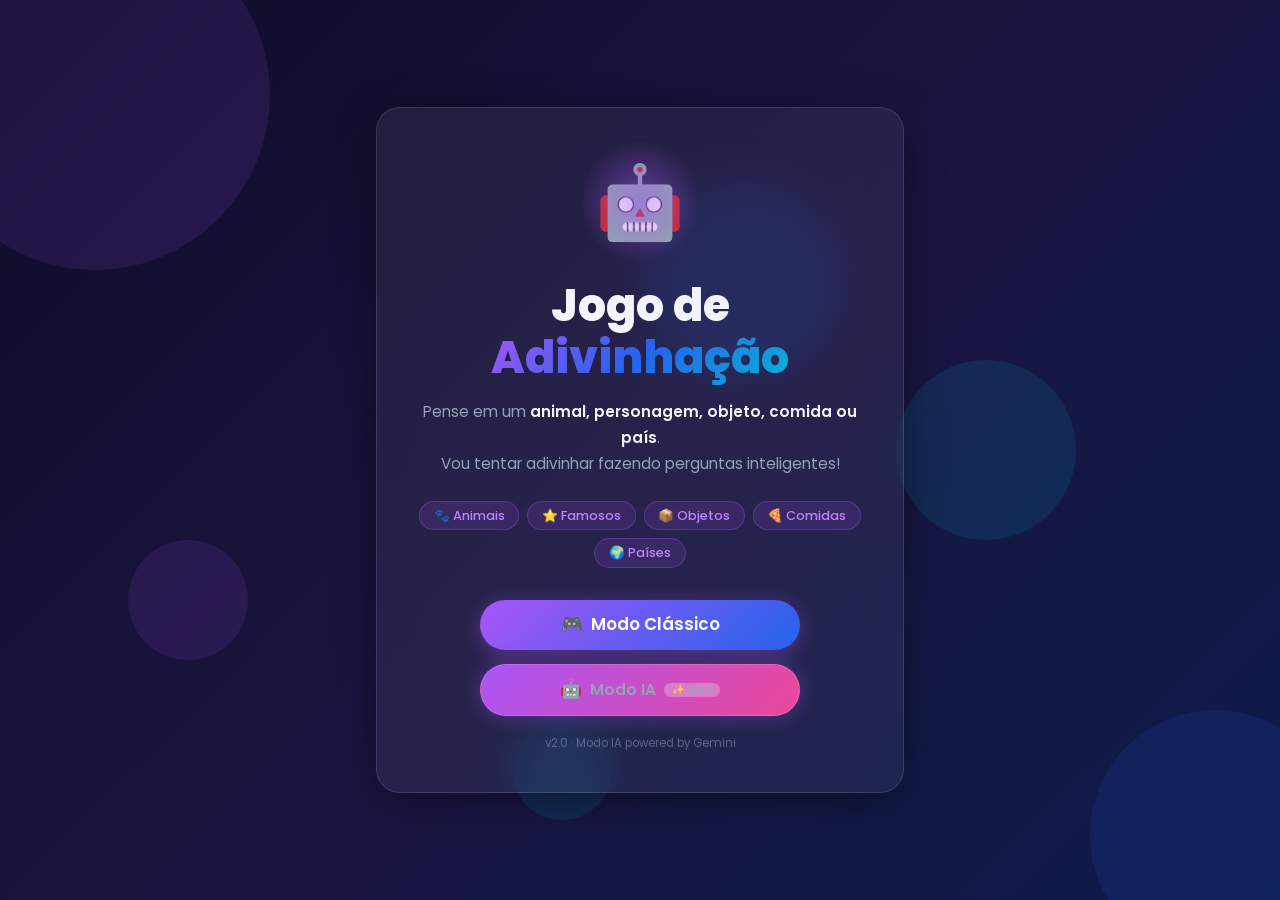
<file: projeto-01-jogo-adivinhacao/index.html>
<!DOCTYPE html>
<html lang="pt-BR">
<head>
  <meta charset="UTF-8" />
  <meta name="viewport" content="width=device-width, initial-scale=1.0"/>
  <title>🤖 Jogo de Adivinhação — Estilo Akinator</title>
  <link rel="preconnect" href="https://fonts.googleapis.com" />
  <link rel="preconnect" href="https://fonts.gstatic.com" crossorigin />
  <link href="https://fonts.googleapis.com/css2?family=Poppins:wght@300;400;500;600;700;800&display=swap" rel="stylesheet" />
  <link rel="stylesheet" href="style.css" />
</head>
<body>

  <!-- Partículas de fundo decorativas -->
  <div class="bg-particles" aria-hidden="true">
    <span></span><span></span><span></span>
    <span></span><span></span><span></span>
  </div>

  <div class="container">

    <!-- ===== TELA INICIAL ===== -->
    <div id="tela-inicio" class="tela ativa">
      <div class="card card-intro">
        <div class="avatar-wrapper">
          <div class="avatar-glow"></div>
          <span class="avatar-emoji">🤖</span>
        </div>
        <h1>Jogo de<br><span class="gradient-text">Adivinhação</span></h1>
        <p class="subtitle">
          Pense em um <strong>animal, personagem, objeto, comida ou país</strong>.<br>
          Vou tentar adivinhar fazendo perguntas inteligentes!
        </p>

        <div class="category-chips">
          <span class="chip">🐾 Animais</span>
          <span class="chip">⭐ Famosos</span>
          <span class="chip">📦 Objetos</span>
          <span class="chip">🍕 Comidas</span>
          <span class="chip">🌍 Países</span>
        </div>

        <div class="btn-group-intro">
          <button id="btn-iniciar" onclick="iniciarJogo(false)" class="btn btn-primary btn-lg">
            <span class="btn-icon">🎮</span> Modo Clássico
          </button>
          <button
            id="btn-modo-ia"
            onclick="iniciarJogo(true)"
            class="btn btn-ia btn-lg"
            aria-label="Modo IA — Powered by Google Gemini"
          >
            <span class="btn-icon">🤖</span> Modo IA
            <span class="ia-live-badge">✨ LIVE</span>
          </button>
        </div>

        <p class="version-tag">v2.0 · Modo IA powered by Gemini</p>
      </div>
    </div>

    <!-- ===== TELA DE JOGO ===== -->
    <div id="tela-jogo" class="tela hidden">
      <div class="card card-jogo">

        <header class="jogo-header">
          <div class="pergunta-counter">
            <span class="counter-label">Pergunta</span>
            <span id="num-pergunta" class="counter-number">1</span>
          </div>
          <div class="ia-status">
            <span id="modo-badge" class="modo-badge" style="display:none">🤖 Modo IA</span>
          </div>
        </header>

        <!-- Barra de progresso -->
        <div class="progresso" role="progressbar" aria-valuemin="0" aria-valuemax="100" aria-valuenow="0">
          <div id="barra-progresso"></div>
        </div>

        <!-- Box da pergunta -->
        <div class="pergunta-box">
          <div class="ia-avatar-sm">🤖</div>
          <p id="pergunta-texto" class="pergunta-texto">Carregando pergunta…</p>
        </div>

        <!-- Botões de resposta -->
        <div class="botoes-resposta" role="group" aria-label="Responda à pergunta">
          <button onclick="responder('sim')" class="btn btn-sim btn-resposta" aria-label="Sim">
            <span class="resp-icon">✅</span>
            <span class="resp-label">Sim</span>
          </button>
          <button onclick="responder('talvez')" class="btn btn-talvez btn-resposta" aria-label="Talvez">
            <span class="resp-icon">🤔</span>
            <span class="resp-label">Talvez</span>
          </button>
          <button onclick="responder('nao')" class="btn btn-nao btn-resposta" aria-label="Não">
            <span class="resp-icon">❌</span>
            <span class="resp-label">Não</span>
          </button>
        </div>

        <button onclick="reiniciar()" class="btn-link-ghost">↩ Recomeçar</button>
      </div>
    </div>

    <!-- ===== TELA DE RESULTADO (PALPITE) ===== -->
    <div id="tela-resultado" class="tela hidden">
      <div class="card card-resultado">
        <div class="resultado-avatar">
          <div class="avatar-glow avatar-glow-green"></div>
          <span class="avatar-emoji">🎯</span>
        </div>
        <p class="resultado-sub">Meu palpite é…</p>
        <div id="palpite-final" class="palpite-display"></div>
        <p id="resultado-perguntas" class="resultado-info"></p>
        <div class="botoes-final" role="group" aria-label="O AI acertou?">
          <button onclick="verificarResposta(true)" class="btn btn-acertou">
            🎉 Acertou!
          </button>
          <button onclick="verificarResposta(false)" class="btn btn-errou">
            😕 Errou!
          </button>
        </div>
      </div>
    </div>

    <!-- ===== TELA FINAL ===== -->
    <div id="tela-fim" class="tela hidden">
      <div class="card card-fim">
        <div id="fim-emoji" class="fim-emoji"></div>
        <div id="mensagem-fim" class="mensagem-fim"></div>
        <div id="estrelas-container" class="estrelas" aria-label="Pontuação em estrelas"></div>
        <p id="estrelas-desc" class="estrelas-desc"></p>

        <!-- Histórico de respostas -->
        <details class="historico-details">
          <summary>📋 Ver histórico de respostas</summary>
          <ul id="lista-historico" class="lista-historico"></ul>
        </details>

        <button onclick="reiniciar()" class="btn btn-primary btn-lg btn-reiniciar">
          🔄 Jogar Novamente
        </button>
      </div>
    </div>

  </div><!-- /container -->

  <script src="script.js"></script>
</body>
</html>
</file>
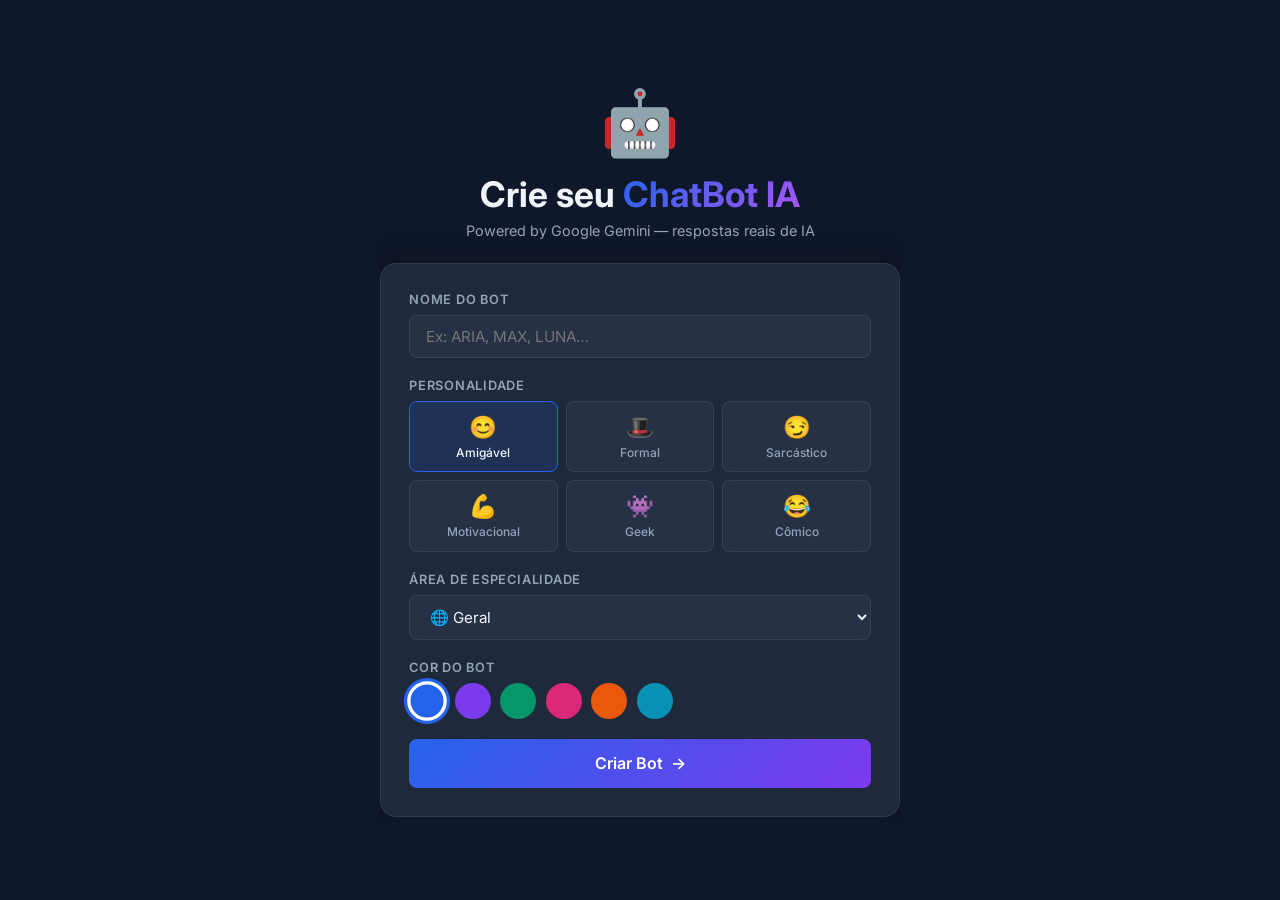
<file: projeto-05-chatbot/index.html>
<!DOCTYPE html>
<html lang="pt-BR">
<head>
  <meta charset="UTF-8" />
  <meta name="viewport" content="width=device-width, initial-scale=1.0"/>
  <title>💬 ChatBot IA</title>
  <link rel="preconnect" href="https://fonts.googleapis.com" />
  <link rel="preconnect" href="https://fonts.gstatic.com" crossorigin />
  <link href="https://fonts.googleapis.com/css2?family=Inter:wght@300;400;500;600;700&display=swap" rel="stylesheet" />
  <link rel="stylesheet" href="style.css" />
</head>
<body>

  <!-- TELA DE CONFIGURAÇÃO -->
  <div class="tela" id="tela-config">
    <div class="config-wrapper">
      <div class="config-hero">
        <div class="config-avatar">🤖</div>
        <h1 class="config-title">Crie seu <span class="gradient-text">ChatBot IA</span></h1>
        <p class="config-subtitle">Powered by Google Gemini — respostas reais de IA</p>
      </div>

      <div class="config-card">
        <div class="campo">
          <label for="bot-nome">Nome do Bot</label>
          <input type="text" id="bot-nome" placeholder="Ex: ARIA, MAX, LUNA…" maxlength="20" />
        </div>

        <div class="campo">
          <label>Personalidade</label>
          <div class="personalidade-grid" id="personalidade-grid">
            <button class="pers-btn active" data-pers="amigavel" onclick="selecionarPers(this)">
              <span class="pers-icon">😊</span>
              <span class="pers-label">Amigável</span>
            </button>
            <button class="pers-btn" data-pers="formal" onclick="selecionarPers(this)">
              <span class="pers-icon">🎩</span>
              <span class="pers-label">Formal</span>
            </button>
            <button class="pers-btn" data-pers="sarcastico" onclick="selecionarPers(this)">
              <span class="pers-icon">😏</span>
              <span class="pers-label">Sarcástico</span>
            </button>
            <button class="pers-btn" data-pers="motivacional" onclick="selecionarPers(this)">
              <span class="pers-icon">💪</span>
              <span class="pers-label">Motivacional</span>
            </button>
            <button class="pers-btn" data-pers="geek" onclick="selecionarPers(this)">
              <span class="pers-icon">👾</span>
              <span class="pers-label">Geek</span>
            </button>
            <button class="pers-btn" data-pers="comico" onclick="selecionarPers(this)">
              <span class="pers-icon">😂</span>
              <span class="pers-label">Cômico</span>
            </button>
          </div>
        </div>

        <div class="campo">
          <label>Área de Especialidade</label>
          <select id="bot-area">
            <option value="geral">🌐 Geral</option>
            <option value="tech">💻 Tecnologia</option>
            <option value="games">🎮 Games</option>
            <option value="musica">🎵 Música</option>
            <option value="estudos">📚 Estudos</option>
            <option value="humor">😂 Humor & Entretenimento</option>
          </select>
        </div>

        <div class="campo">
          <label>Cor do Bot</label>
          <div class="cor-grid">
            <button class="cor-btn active" data-cor="azul" style="--c:#2563eb" onclick="selecionarCor(this)"></button>
            <button class="cor-btn" data-cor="roxo" style="--c:#7c3aed" onclick="selecionarCor(this)"></button>
            <button class="cor-btn" data-cor="verde" style="--c:#059669" onclick="selecionarCor(this)"></button>
            <button class="cor-btn" data-cor="rosa" style="--c:#db2777" onclick="selecionarCor(this)"></button>
            <button class="cor-btn" data-cor="laranja" style="--c:#ea580c" onclick="selecionarCor(this)"></button>
            <button class="cor-btn" data-cor="ciano" style="--c:#0891b2" onclick="selecionarCor(this)"></button>
          </div>
        </div>

        <button class="btn-criar" onclick="criarBot()">
          Criar Bot <span>→</span>
        </button>
      </div>
    </div>
  </div>

  <!-- TELA DE CHAT -->
  <div class="tela hidden" id="tela-chat">
    <div class="chat-container">

      <!-- Header -->
      <div class="chat-header" id="chat-header">
        <button class="btn-voltar" onclick="voltarConfig()" title="Voltar">←</button>
        <div class="header-bot-info">
          <div class="header-avatar" id="header-avatar">🤖</div>
          <div>
            <div class="header-nome" id="bot-nome-header">BOT</div>
            <div class="header-status">
              <span class="status-dot"></span>
              <span id="status-texto">Online · Gemini IA</span>
            </div>
          </div>
        </div>
        <div class="header-acoes">
          <span class="msg-counter" id="msg-counter">0 msgs</span>
          <button class="btn-limpar" onclick="limparChat()" title="Limpar chat">🗑️</button>
        </div>
      </div>

      <!-- Mensagens -->
      <div class="chat-mensagens" id="chat-mensagens"></div>

      <!-- Input -->
      <div class="chat-input-area">
        <div class="input-wrapper">
          <input
            type="text"
            id="input-mensagem"
            placeholder="Digite sua mensagem…"
            onkeydown="teclaEnter(event)"
            autocomplete="off"
            maxlength="500"
          />
          <button class="btn-enviar" id="btn-enviar" onclick="enviarMensagem()">
            <span class="enviar-icon">➤</span>
          </button>
        </div>
        <div class="input-footer">
          <span class="powered-by">⚡ Powered by Google Gemini</span>
          <span class="char-counter" id="char-counter">0/500</span>
        </div>
      </div>

    </div>
  </div>

  <script src="script.js"></script>
</body>
</html>
</file>
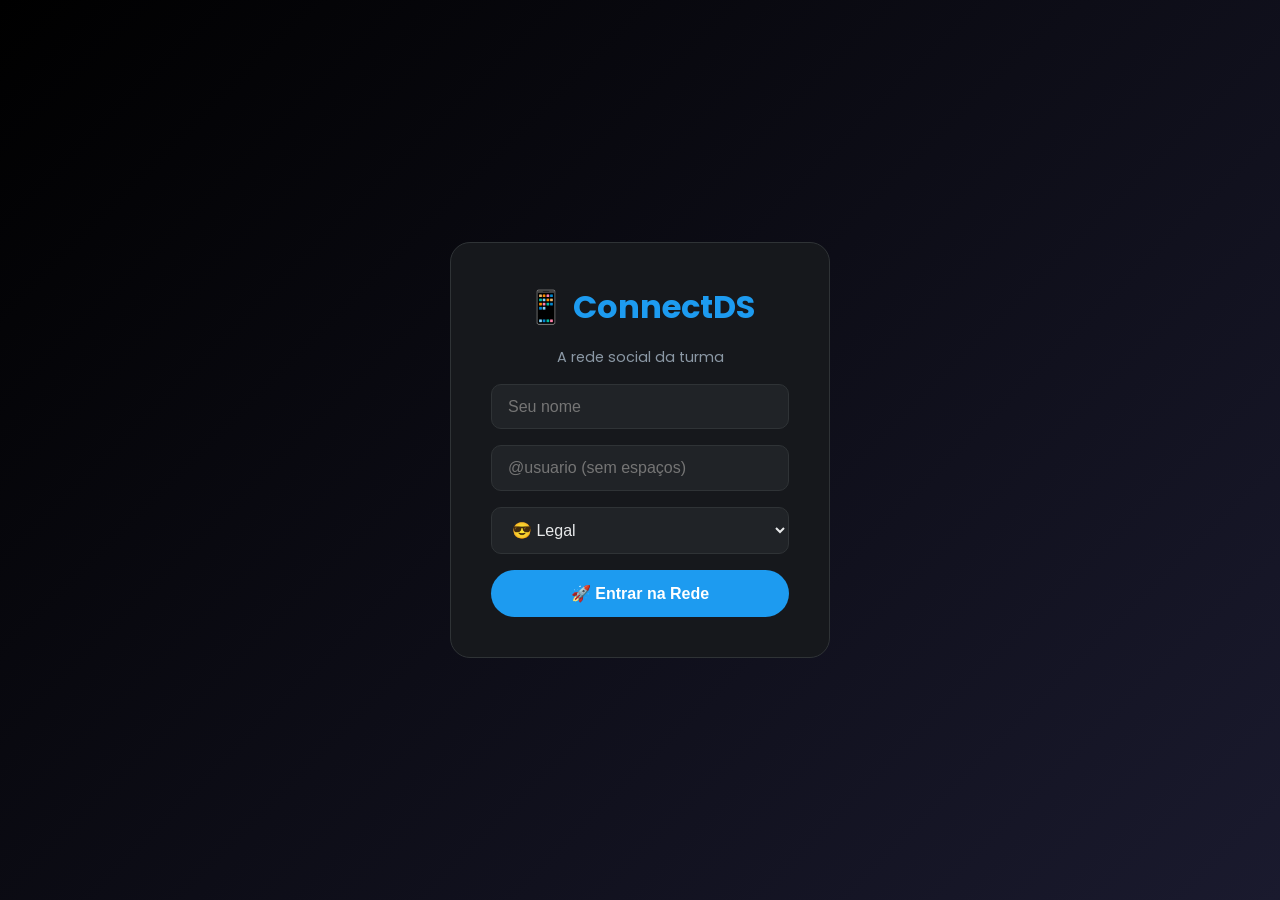
<file: projeto-07-rede-social/index.html>
<!DOCTYPE html>
<html lang="pt-BR">
<head>
  <meta charset="UTF-8" />
  <meta name="viewport" content="width=device-width, initial-scale=1.0"/>
  <title>📱 ConnectDS — Rede Social</title>
  <link rel="preconnect" href="https://fonts.googleapis.com"/>
  <link href="https://fonts.googleapis.com/css2?family=Poppins:wght@400;500;600;700;800&display=swap" rel="stylesheet"/>
  <link rel="stylesheet" href="style.css" />
</head>
<body>
  <div class="app">
    <!-- Login / Registro -->
    <div id="tela-login" class="tela-login">
      <div class="login-card">
        <h1>📱 ConnectDS</h1>
        <p>A rede social da turma</p>
        <input type="text" id="input-nome" placeholder="Seu nome" />
        <input type="text" id="input-user" placeholder="@usuario (sem espaços)" />
        <select id="input-avatar">
          <option value="😎">😎 Legal</option>
          <option value="🤓">🤓 Nerd</option>
          <option value="🎮">🎮 Gamer</option>
          <option value="🎨">🎨 Artista</option>
          <option value="🏋️">🏋️ Atleta</option>
          <option value="🎵">🎵 Músico</option>
          <option value="👩‍💻">👩‍💻 Dev</option>
          <option value="🌟">🌟 Estrela</option>
        </select>
        <button onclick="entrar()">🚀 Entrar na Rede</button>
      </div>
    </div>

    <!-- Feed Principal -->
    <div id="tela-feed" class="tela-feed hidden">
      <!-- Sidebar Esquerda -->
      <aside class="sidebar-esquerda">
        <div class="perfil-mini" id="perfil-mini"></div>
        <nav>
          <button onclick="mudarAba('feed')" class="nav-btn active" id="nav-feed">🏠 Feed</button>
          <button onclick="mudarAba('explorar')" class="nav-btn" id="nav-explorar">🔍 Explorar</button>
          <button onclick="mudarAba('perfil')" class="nav-btn" id="nav-perfil">👤 Perfil</button>
          <button onclick="sair()" class="nav-btn nav-sair">🚪 Sair</button>
        </nav>
      </aside>

      <!-- Conteúdo Principal -->
      <main class="conteudo-principal">
        <!-- Aba Feed -->
        <div id="aba-feed" class="aba">
          <div class="caixa-post">
            <textarea id="input-post" placeholder="O que você está pensando? 💭" rows="3"></textarea>
            <div class="post-acoes">
              <div class="post-emojis">
                <button onclick="adicionarEmoji('😂')">😂</button>
                <button onclick="adicionarEmoji('🔥')">🔥</button>
                <button onclick="adicionarEmoji('❤️')">❤️</button>
                <button onclick="adicionarEmoji('😎')">😎</button>
                <button onclick="adicionarEmoji('🎉')">🎉</button>
              </div>
              <button onclick="publicarPost()" class="btn-publicar">Publicar</button>
            </div>
          </div>
          <div id="lista-posts"></div>
        </div>

        <!-- Aba Explorar -->
        <div id="aba-explorar" class="aba hidden">
          <h2>🔍 Explorar Usuários</h2>
          <div id="lista-usuarios-explorar"></div>
        </div>

        <!-- Aba Perfil -->
        <div id="aba-perfil" class="aba hidden">
          <div id="perfil-completo"></div>
        </div>
      </main>

      <!-- Sidebar Direita -->
      <aside class="sidebar-direita">
        <h3>🔥 Trending</h3>
        <div id="trending-lista"></div>
        <h3>👥 Online Agora</h3>
        <div id="online-lista"></div>
      </aside>
    </div>
  </div>

  <script src="script.js"></script>
</body>
</html>
</file>
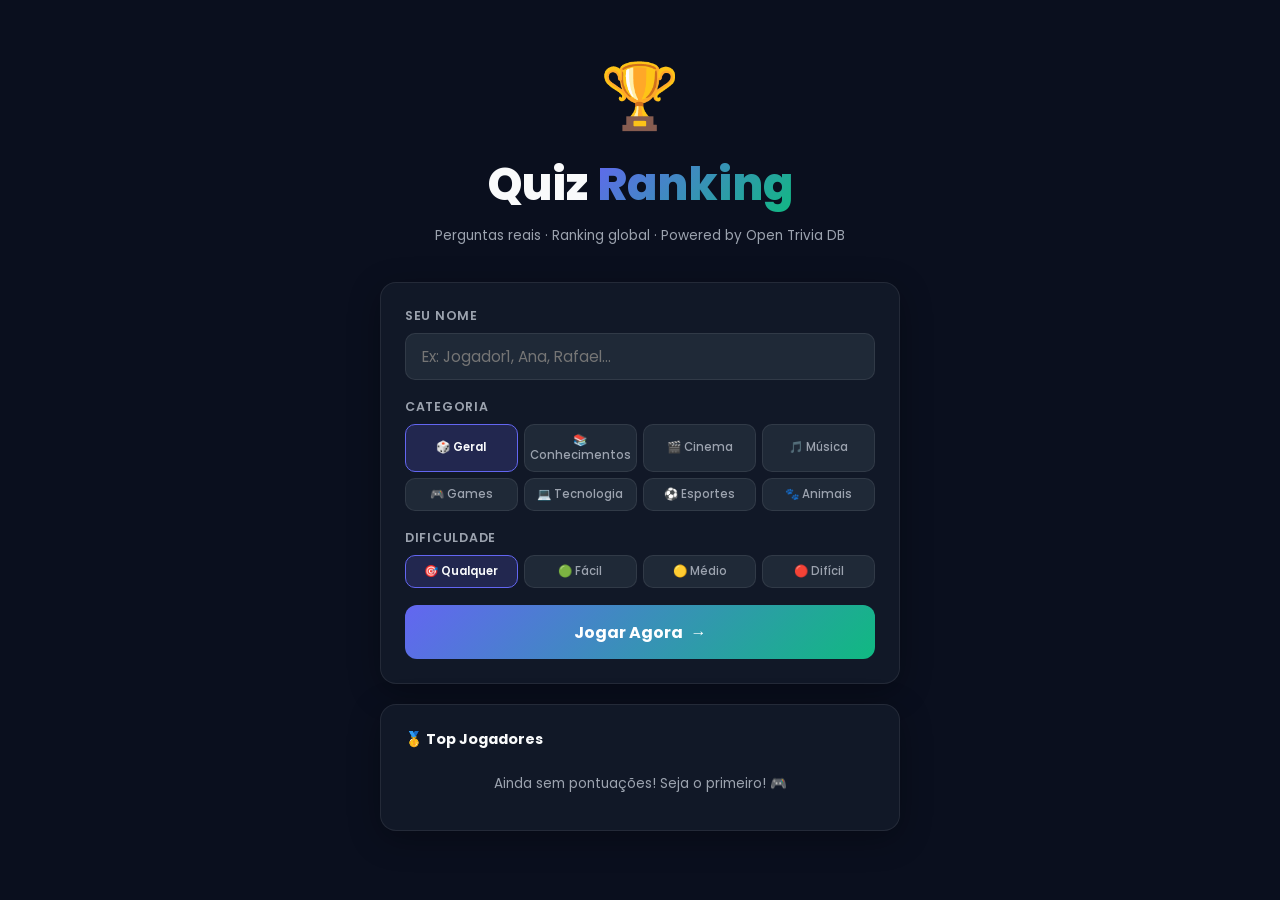
<file: projeto-08-quiz-ranking/index.html>
<!DOCTYPE html>
<html lang="pt-BR">
<head>
  <meta charset="UTF-8" />
  <meta name="viewport" content="width=device-width, initial-scale=1.0"/>
  <title>🏆 Quiz Ranking</title>
  <link rel="preconnect" href="https://fonts.googleapis.com" />
  <link rel="preconnect" href="https://fonts.gstatic.com" crossorigin />
  <link href="https://fonts.googleapis.com/css2?family=Poppins:wght@400;500;600;700;800&display=swap" rel="stylesheet" />
  <link rel="stylesheet" href="style.css" />
</head>
<body>

  <!-- TELA DE INÍCIO -->
  <div class="tela" id="tela-inicio">
    <div class="inicio-wrapper">

      <div class="inicio-hero">
        <div class="trophy-icon">🏆</div>
        <h1>Quiz <span class="gradient-text">Ranking</span></h1>
        <p class="hero-sub">Perguntas reais · Ranking global · Powered by Open Trivia DB</p>
      </div>

      <div class="inicio-card">
        <div class="campo">
          <label for="input-jogador">Seu Nome</label>
          <input type="text" id="input-jogador" placeholder="Ex: Jogador1, Ana, Rafael…" maxlength="20" />
        </div>

        <div class="campo">
          <label>Categoria</label>
          <div class="cat-grid">
            <button class="cat-btn active" id="cat-any" onclick="selecionarCat('any', this)">🎲 Geral</button>
            <button class="cat-btn" id="cat-9" onclick="selecionarCat('9', this)">📚 Conhecimentos</button>
            <button class="cat-btn" id="cat-11" onclick="selecionarCat('11', this)">🎬 Cinema</button>
            <button class="cat-btn" id="cat-12" onclick="selecionarCat('12', this)">🎵 Música</button>
            <button class="cat-btn" id="cat-15" onclick="selecionarCat('15', this)">🎮 Games</button>
            <button class="cat-btn" id="cat-18" onclick="selecionarCat('18', this)">💻 Tecnologia</button>
            <button class="cat-btn" id="cat-21" onclick="selecionarCat('21', this)">⚽ Esportes</button>
            <button class="cat-btn" id="cat-27" onclick="selecionarCat('27', this)">🐾 Animais</button>
          </div>
        </div>

        <div class="campo">
          <label>Dificuldade</label>
          <div class="dif-grid">
            <button class="dif-btn active" id="dif-any" onclick="selecionarDif('any', this)">🎯 Qualquer</button>
            <button class="dif-btn" id="dif-easy" onclick="selecionarDif('easy', this)">🟢 Fácil</button>
            <button class="dif-btn" id="dif-medium" onclick="selecionarDif('medium', this)">🟡 Médio</button>
            <button class="dif-btn" id="dif-hard" onclick="selecionarDif('hard', this)">🔴 Difícil</button>
          </div>
        </div>

        <button class="btn-iniciar" onclick="iniciarQuiz()">
          <span>Jogar Agora</span> <span class="btn-arrow">→</span>
        </button>
      </div>

      <!-- Ranking mini -->
      <div class="ranking-card">
        <h3 class="ranking-titulo">🥇 Top Jogadores</h3>
        <div id="ranking-mini"></div>
      </div>

    </div>
  </div>

  <!-- TELA DE LOADING -->
  <div class="tela hidden" id="tela-loading">
    <div class="loading-wrapper">
      <div class="loading-spinner"></div>
      <p class="loading-text">Buscando perguntas<span class="loading-dots">...</span></p>
      <p class="loading-sub">Open Trivia DB API</p>
    </div>
  </div>

  <!-- TELA DE QUIZ -->
  <div class="tela hidden" id="tela-quiz">
    <div class="quiz-wrapper">

      <header class="quiz-header">
        <div class="quiz-meta">
          <span class="quiz-cat-label" id="categoria-label">🎲 Geral</span>
          <span class="quiz-dif-label" id="dif-label">🎯</span>
        </div>
        <div class="quiz-stats">
          <span class="stat-placar" id="placar">0 pts</span>
          <div class="timer-ring" id="timer-container">
            <span id="timer" class="timer-num">15</span>
          </div>
        </div>
      </header>

      <div class="progress-bar-wrapper">
        <div class="progress-bar" id="barra-quiz"></div>
      </div>
      <div class="quiz-info">
        <span id="num-pergunta">Pergunta 1/10</span>
      </div>

      <div class="pergunta-card">
        <p id="texto-pergunta" class="pergunta-txt">Carregando…</p>
      </div>

      <div class="opcoes-grid" id="opcoes-container"></div>

    </div>
  </div>

  <!-- TELA DE RESULTADO -->
  <div class="tela hidden" id="tela-resultado">
    <div class="resultado-wrapper">

      <div class="resultado-hero">
        <div class="trofeu-icon" id="trofeu-icon">🏆</div>
        <h2 id="nome-resultado">Jogador</h2>
        <div class="pontos-big" id="pontos-final">0</div>
        <p class="pontos-label">pontos</p>
      </div>

      <div class="resultado-stats">
        <div class="stat-item">
          <span class="stat-val" id="acertos-final">0/10</span>
          <span class="stat-lbl">Acertos</span>
        </div>
        <div class="stat-item">
          <span class="stat-val" id="tempo-final">0s</span>
          <span class="stat-lbl">Tempo</span>
        </div>
        <div class="stat-item">
          <span class="stat-val" id="precisao-final">0%</span>
          <span class="stat-lbl">Precisão</span>
        </div>
      </div>

      <p class="mensagem-resultado" id="mensagem-resultado"></p>

      <div class="ranking-final-card">
        <h3>🏆 Ranking</h3>
        <div id="ranking-final"></div>
      </div>

      <div class="resultado-btns">
        <button class="btn-jogar-novamente" onclick="voltarInicio()">🔄 Jogar Novamente</button>
      </div>

    </div>
  </div>

  <script src="script.js"></script>
</body>
</html>
</file>
<file: projeto-01-jogo-adivinhacao/style.css>
/* ============================================================
   PROJETO 01 — JOGO DE ADIVINHAÇÃO (Estilo Akinator)
   Dark Mode · Glassmorphism · Poppins · Neon Purple/Blue
   ============================================================ */

/* ── Reset & Base ─────────────────────────────────────────── */
*, *::before, *::after {
  margin: 0;
  padding: 0;
  box-sizing: border-box;
}

:root {
  --bg-start:   #0f0c29;
  --bg-mid:     #1a1540;
  --bg-end:     #0d1b4b;
  --accent-1:   #a855f7;   /* roxo neon */
  --accent-2:   #2563eb;   /* azul neon */
  --accent-3:   #06b6d4;   /* ciano */
  --sim-color:  #22c55e;
  --nao-color:  #ef4444;
  --talvez-color: #f59e0b;
  --glass-bg:   rgba(255, 255, 255, 0.06);
  --glass-border: rgba(255, 255, 255, 0.12);
  --glass-blur: blur(18px);
  --text-primary: #f1f5f9;
  --text-muted:   #94a3b8;
  --radius-card:  24px;
  --radius-btn:   50px;
  --shadow-neon:  0 0 30px rgba(168, 85, 247, 0.35);
  --shadow-card:  0 8px 40px rgba(0, 0, 0, 0.4);
  --transition:   0.3s cubic-bezier(0.4, 0, 0.2, 1);
}

html { scroll-behavior: smooth; }

body {
  font-family: 'Poppins', 'Segoe UI', sans-serif;
  background: linear-gradient(135deg, var(--bg-start) 0%, var(--bg-mid) 50%, var(--bg-end) 100%);
  background-attachment: fixed;
  min-height: 100vh;
  display: flex;
  align-items: center;
  justify-content: center;
  color: var(--text-primary);
  overflow-x: hidden;
}

/* ── Partículas de fundo ────────────────────────────────────── */
.bg-particles {
  position: fixed;
  inset: 0;
  pointer-events: none;
  z-index: 0;
  overflow: hidden;
}

.bg-particles span {
  position: absolute;
  border-radius: 50%;
  opacity: 0.12;
  animation: floatParticle linear infinite;
}

.bg-particles span:nth-child(1) { width: 350px; height: 350px; background: var(--accent-1); top: -80px; left: -80px; animation-duration: 18s; }
.bg-particles span:nth-child(2) { width: 250px; height: 250px; background: var(--accent-2); bottom: -60px; right: -60px; animation-duration: 22s; animation-delay: -5s; }
.bg-particles span:nth-child(3) { width: 180px; height: 180px; background: var(--accent-3); top: 40%; left: 70%; animation-duration: 15s; animation-delay: -8s; }
.bg-particles span:nth-child(4) { width: 120px; height: 120px; background: var(--accent-1); top: 60%; left: 10%; animation-duration: 20s; animation-delay: -3s; }
.bg-particles span:nth-child(5) { width: 200px; height: 200px; background: var(--accent-2); top: 20%; left: 50%; animation-duration: 25s; animation-delay: -12s; }
.bg-particles span:nth-child(6) { width: 100px; height: 100px; background: var(--accent-3); top: 80%; left: 40%; animation-duration: 17s; animation-delay: -7s; }

@keyframes floatParticle {
  0%   { transform: translateY(0) scale(1) rotate(0deg); }
  33%  { transform: translateY(-40px) scale(1.08) rotate(120deg); }
  66%  { transform: translateY(20px) scale(0.95) rotate(240deg); }
  100% { transform: translateY(0) scale(1) rotate(360deg); }
}

/* ── Container principal ────────────────────────────────────── */
.container {
  position: relative;
  z-index: 1;
  width: 100%;
  max-width: 560px;
  padding: 1.5rem 1rem;
}

/* ── Telas (transições) ─────────────────────────────────────── */
.tela {
  animation: fadeSlideIn var(--transition) both;
}

.tela.hidden {
  display: none !important;
}

@keyframes fadeSlideIn {
  from { opacity: 0; transform: translateY(24px); }
  to   { opacity: 1; transform: translateY(0); }
}

/* ── Card base (glassmorphism) ──────────────────────────────── */
.card {
  background: var(--glass-bg);
  backdrop-filter: var(--glass-blur);
  -webkit-backdrop-filter: var(--glass-blur);
  border: 1px solid var(--glass-border);
  border-radius: var(--radius-card);
  padding: 2.5rem 2rem;
  box-shadow: var(--shadow-card);
  text-align: center;
}

/* ── Avatar / Glow ──────────────────────────────────────────── */
.avatar-wrapper {
  position: relative;
  display: inline-block;
  margin-bottom: 1.5rem;
}

.avatar-glow {
  position: absolute;
  inset: -12px;
  border-radius: 50%;
  background: radial-gradient(circle, rgba(168,85,247,0.5) 0%, transparent 70%);
  animation: glowPulse 2.5s ease-in-out infinite;
}

.avatar-glow-green {
  background: radial-gradient(circle, rgba(34,197,94,0.5) 0%, transparent 70%);
}

@keyframes glowPulse {
  0%, 100% { transform: scale(1); opacity: 0.6; }
  50%       { transform: scale(1.15); opacity: 1; }
}

.avatar-emoji {
  font-size: 4.5rem;
  display: block;
  animation: avatarBounce 3s ease-in-out infinite;
}

@keyframes avatarBounce {
  0%, 100% { transform: translateY(0); }
  50%       { transform: translateY(-8px); }
}

/* ── TELA INICIAL ───────────────────────────────────────────── */
.card-intro h1 {
  font-size: clamp(2rem, 6vw, 2.8rem);
  font-weight: 800;
  line-height: 1.15;
  margin-bottom: 1rem;
}

.gradient-text {
  background: linear-gradient(135deg, var(--accent-1), var(--accent-2), var(--accent-3));
  -webkit-background-clip: text;
  -webkit-text-fill-color: transparent;
  background-clip: text;
}

.subtitle {
  color: var(--text-muted);
  font-size: 0.95rem;
  line-height: 1.7;
  margin-bottom: 1.5rem;
}

.subtitle strong {
  color: var(--text-primary);
  font-weight: 600;
}

/* Chips de categoria */
.category-chips {
  display: flex;
  flex-wrap: wrap;
  gap: 0.5rem;
  justify-content: center;
  margin-bottom: 2rem;
}

.chip {
  background: rgba(168, 85, 247, 0.15);
  border: 1px solid rgba(168, 85, 247, 0.3);
  color: #c084fc;
  border-radius: 50px;
  padding: 0.3rem 0.85rem;
  font-size: 0.8rem;
  font-weight: 500;
  transition: var(--transition);
}

.chip:hover {
  background: rgba(168, 85, 247, 0.28);
  transform: translateY(-2px);
}

/* ── Botões ─────────────────────────────────────────────────── */
.btn-group-intro {
  display: flex;
  flex-direction: column;
  gap: 0.9rem;
  align-items: center;
  margin-bottom: 1.2rem;
}

.btn {
  display: inline-flex;
  align-items: center;
  justify-content: center;
  gap: 0.5rem;
  border: none;
  border-radius: var(--radius-btn);
  font-family: 'Poppins', sans-serif;
  font-weight: 600;
  cursor: pointer;
  transition: var(--transition);
  text-decoration: none;
  line-height: 1;
  position: relative;
  overflow: hidden;
}

.btn::after {
  content: '';
  position: absolute;
  inset: 0;
  background: rgba(255,255,255,0.08);
  opacity: 0;
  transition: opacity var(--transition);
  border-radius: inherit;
}

.btn:hover::after { opacity: 1; }
.btn:active { transform: scale(0.97) !important; }

.btn-lg {
  padding: 1rem 2.2rem;
  font-size: 1.05rem;
  width: 100%;
  max-width: 320px;
}

.btn-primary {
  background: linear-gradient(135deg, var(--accent-1), var(--accent-2));
  color: #fff;
  box-shadow: 0 4px 20px rgba(168, 85, 247, 0.4);
}

.btn-primary:hover {
  transform: translateY(-3px);
  box-shadow: 0 8px 35px rgba(168, 85, 247, 0.6);
}

.btn-ia {
  background: rgba(255,255,255,0.05);
  border: 1px solid rgba(255,255,255,0.15);
  color: var(--text-muted);
  font-size: 0.95rem;
  cursor: not-allowed;
  position: relative;
}

.btn-ia:disabled { opacity: 0.55; }

.tooltip-badge {
  display: none;
  position: absolute;
  bottom: calc(100% + 10px);
  left: 50%;
  transform: translateX(-50%);
  background: rgba(15, 12, 41, 0.95);
  border: 1px solid var(--glass-border);
  color: var(--text-muted);
  font-size: 0.75rem;
  padding: 0.4rem 0.8rem;
  border-radius: 8px;
  white-space: nowrap;
  pointer-events: none;
  z-index: 10;
}

.tooltip-badge::after {
  content: '';
  position: absolute;
  top: 100%;
  left: 50%;
  transform: translateX(-50%);
  border: 6px solid transparent;
  border-top-color: rgba(15, 12, 41, 0.95);
}

.btn-ia:hover .tooltip-badge,
.btn-ia:focus .tooltip-badge { display: block; }

.btn-icon { font-size: 1.1rem; }

.version-tag {
  font-size: 0.72rem;
  color: var(--text-muted);
  opacity: 0.5;
}

/* ── TELA DE JOGO ───────────────────────────────────────────── */
.card-jogo { padding: 2rem 1.8rem; }

.jogo-header {
  display: flex;
  align-items: center;
  justify-content: space-between;
  margin-bottom: 1.2rem;
}

.pergunta-counter {
  display: flex;
  flex-direction: column;
  align-items: flex-start;
  line-height: 1;
}

.counter-label {
  font-size: 0.7rem;
  font-weight: 500;
  color: var(--text-muted);
  text-transform: uppercase;
  letter-spacing: 0.08em;
}

.counter-number {
  font-size: 2.2rem;
  font-weight: 800;
  background: linear-gradient(135deg, var(--accent-1), var(--accent-3));
  -webkit-background-clip: text;
  -webkit-text-fill-color: transparent;
  background-clip: text;
  animation: counterPop 0.4s cubic-bezier(0.34, 1.56, 0.64, 1) both;
}

@keyframes counterPop {
  from { transform: scale(0.6); opacity: 0; }
  to   { transform: scale(1); opacity: 1; }
}

.ia-status {
  display: flex;
  align-items: center;
  gap: 0.4rem;
  font-size: 0.78rem;
  color: var(--text-muted);
}

.status-dot {
  width: 8px;
  height: 8px;
  border-radius: 50%;
  background: var(--sim-color);
  animation: blink 1.5s ease-in-out infinite;
}

@keyframes blink {
  0%, 100% { opacity: 1; }
  50%       { opacity: 0.25; }
}

/* Barra de progresso */
.progresso {
  background: rgba(255,255,255,0.08);
  border-radius: 10px;
  height: 6px;
  overflow: hidden;
  margin-bottom: 1.8rem;
}

#barra-progresso {
  height: 100%;
  width: 5%;
  min-width: 5%;
  background: linear-gradient(90deg, var(--accent-1), var(--accent-2), var(--accent-3));
  border-radius: 10px;
  transition: width 0.6s cubic-bezier(0.4, 0, 0.2, 1);
  box-shadow: 0 0 12px rgba(168, 85, 247, 0.6);
}

/* Box da pergunta */
.pergunta-box {
  background: rgba(255,255,255,0.04);
  border: 1px solid var(--glass-border);
  border-radius: 18px;
  padding: 1.8rem 1.5rem;
  margin-bottom: 1.8rem;
  min-height: 130px;
  display: flex;
  flex-direction: column;
  align-items: center;
  justify-content: center;
  gap: 0.8rem;
}

.ia-avatar-sm {
  font-size: 2.2rem;
  animation: avatarBounce 3s ease-in-out infinite;
}

.pergunta-texto {
  font-size: clamp(1rem, 3.5vw, 1.2rem);
  font-weight: 500;
  line-height: 1.55;
  animation: fadeSlideIn var(--transition) both;
}

/* Botões Sim / Talvez / Não */
.botoes-resposta {
  display: grid;
  grid-template-columns: 1fr 1fr 1fr;
  gap: 0.75rem;
  margin-bottom: 1.5rem;
}

.btn-sim, .btn-nao, .btn-talvez {
  flex-direction: column;
  gap: 0.35rem;
  padding: 1rem 0.5rem;
  border-radius: 18px;
  font-size: 0.85rem;
  font-weight: 600;
}

.resp-icon { font-size: 1.5rem; }
.resp-label { font-size: 0.85rem; }

.btn-sim {
  background: linear-gradient(135deg, #16a34a, #22c55e);
  color: #fff;
  box-shadow: 0 4px 18px rgba(34, 197, 94, 0.3);
}
.btn-sim:hover { transform: translateY(-4px); box-shadow: 0 8px 28px rgba(34, 197, 94, 0.5); }

.btn-nao {
  background: linear-gradient(135deg, #b91c1c, #ef4444);
  color: #fff;
  box-shadow: 0 4px 18px rgba(239, 68, 68, 0.3);
}
.btn-nao:hover { transform: translateY(-4px); box-shadow: 0 8px 28px rgba(239, 68, 68, 0.5); }

.btn-talvez {
  background: linear-gradient(135deg, #b45309, #f59e0b);
  color: #fff;
  box-shadow: 0 4px 18px rgba(245, 158, 11, 0.3);
}
.btn-talvez:hover { transform: translateY(-4px); box-shadow: 0 8px 28px rgba(245, 158, 11, 0.5); }

.btn-link-ghost {
  background: none;
  border: none;
  color: var(--text-muted);
  font-family: 'Poppins', sans-serif;
  font-size: 0.85rem;
  cursor: pointer;
  text-decoration: underline;
  text-underline-offset: 3px;
  transition: color var(--transition);
}
.btn-link-ghost:hover { color: var(--text-primary); }

/* ── TELA DE RESULTADO ──────────────────────────────────────── */
.card-resultado { padding: 2.5rem 2rem; }

.resultado-avatar {
  position: relative;
  display: inline-block;
  margin-bottom: 1.2rem;
}

.resultado-sub {
  color: var(--text-muted);
  font-size: 0.9rem;
  font-weight: 500;
  text-transform: uppercase;
  letter-spacing: 0.1em;
  margin-bottom: 0.6rem;
}

.palpite-display {
  font-size: clamp(1.8rem, 7vw, 2.6rem);
  font-weight: 800;
  background: linear-gradient(135deg, var(--accent-1), var(--accent-3));
  -webkit-background-clip: text;
  -webkit-text-fill-color: transparent;
  background-clip: text;
  margin: 0.5rem 0 1rem;
  padding: 0.5rem 1rem;
  border: 1px solid rgba(168,85,247,0.2);
  border-radius: 14px;
  background-color: rgba(168,85,247,0.07);
  /* note: gradient text needs special handling — use wrapper */
  -webkit-text-fill-color: transparent;
}

/* Workaround: display palpite com cor sólida fallback */
.palpite-display {
  color: #c084fc;
  -webkit-text-fill-color: #c084fc;
}

.resultado-info {
  color: var(--text-muted);
  font-size: 0.88rem;
  margin-bottom: 1.5rem;
}

.botoes-final {
  display: flex;
  gap: 0.8rem;
  justify-content: center;
  flex-wrap: wrap;
}

.btn-acertou {
  background: linear-gradient(135deg, #16a34a, #22c55e);
  color: #fff;
  padding: 0.85rem 1.8rem;
  font-size: 0.95rem;
  font-weight: 600;
  box-shadow: 0 4px 18px rgba(34,197,94,0.35);
}
.btn-acertou:hover { transform: translateY(-3px); box-shadow: 0 8px 28px rgba(34,197,94,0.55); }

.btn-errou {
  background: rgba(255,255,255,0.06);
  border: 1px solid var(--glass-border);
  color: var(--text-primary);
  padding: 0.85rem 1.8rem;
  font-size: 0.95rem;
  font-weight: 600;
}
.btn-errou:hover { background: rgba(255,255,255,0.1); transform: translateY(-3px); }

/* ── TELA FINAL ─────────────────────────────────────────────── */
.card-fim { padding: 2.5rem 2rem; }

.fim-emoji {
  font-size: 4rem;
  margin-bottom: 1rem;
  animation: avatarBounce 2s ease-in-out infinite;
}

.mensagem-fim {
  font-size: clamp(1rem, 4vw, 1.25rem);
  font-weight: 600;
  line-height: 1.6;
  margin-bottom: 1.2rem;
  color: var(--text-primary);
}

/* Estrelas */
.estrelas {
  display: flex;
  justify-content: center;
  gap: 0.4rem;
  font-size: 2rem;
  margin-bottom: 0.5rem;
}

.estrela {
  animation: starPop 0.4s cubic-bezier(0.34, 1.56, 0.64, 1) both;
}

@keyframes starPop {
  from { transform: scale(0) rotate(-20deg); opacity: 0; }
  to   { transform: scale(1) rotate(0deg); opacity: 1; }
}

.estrelas-desc {
  color: var(--text-muted);
  font-size: 0.82rem;
  margin-bottom: 1.5rem;
}

/* Histórico */
.historico-details {
  text-align: left;
  margin-bottom: 1.5rem;
  background: rgba(255,255,255,0.03);
  border: 1px solid var(--glass-border);
  border-radius: 14px;
  overflow: hidden;
}

.historico-details summary {
  padding: 0.8rem 1rem;
  cursor: pointer;
  font-size: 0.85rem;
  font-weight: 600;
  color: var(--text-muted);
  list-style: none;
  transition: color var(--transition);
}

.historico-details summary:hover { color: var(--text-primary); }
.historico-details[open] summary { border-bottom: 1px solid var(--glass-border); }

.lista-historico {
  list-style: none;
  padding: 0.5rem;
  max-height: 200px;
  overflow-y: auto;
}

.lista-historico::-webkit-scrollbar { width: 4px; }
.lista-historico::-webkit-scrollbar-track { background: transparent; }
.lista-historico::-webkit-scrollbar-thumb { background: rgba(168,85,247,0.4); border-radius: 10px; }

.lista-historico li {
  padding: 0.45rem 0.7rem;
  margin-bottom: 0.3rem;
  background: rgba(255,255,255,0.04);
  border-radius: 8px;
  font-size: 0.82rem;
  color: #cbd5e1;
  border-left: 3px solid transparent;
  transition: var(--transition);
}

.lista-historico li.resp-sim   { border-left-color: var(--sim-color); }
.lista-historico li.resp-nao   { border-left-color: var(--nao-color); }
.lista-historico li.resp-talvez { border-left-color: var(--talvez-color); }

.btn-reiniciar {
  margin-top: 0.5rem;
}

/* ── Responsivo ─────────────────────────────────────────────── */
@media (max-width: 480px) {
  .container { padding: 1rem 0.75rem; }
  .card { padding: 1.8rem 1.2rem; }
  .botoes-resposta { gap: 0.5rem; }
  .btn-sim, .btn-nao, .btn-talvez { padding: 0.85rem 0.3rem; }
  .resp-icon { font-size: 1.3rem; }
  .resp-label { font-size: 0.75rem; }
  .palpite-display { font-size: 1.6rem; }
  .botoes-final { flex-direction: column; align-items: stretch; }
  .btn-acertou, .btn-errou { text-align: center; }
}


/* ── Modo IA — estilos adicionais ───────────────────────────── */
.btn-ia:not([disabled]) {
  background: linear-gradient(135deg, #a855f7, #ec4899) !important;
  cursor: pointer !important;
  opacity: 1 !important;
  box-shadow: 0 0 20px rgba(168,85,247,0.4) !important;
}

.btn-ia:not([disabled]):hover {
  transform: translateY(-3px) !important;
  box-shadow: 0 0 30px rgba(168,85,247,0.6) !important;
}

.ia-live-badge {
  display: inline-block;
  background: rgba(255,255,255,0.25);
  border-radius: 20px;
  padding: 2px 8px;
  font-size: 0.65rem;
  font-weight: 700;
  letter-spacing: 0.05em;
  animation: pulseBadge 1.5s ease-in-out infinite;
}

@keyframes pulseBadge {
  0%,100% { opacity: 1; }
  50%      { opacity: 0.6; }
}

.modo-badge {
  background: linear-gradient(135deg, #a855f7, #2563eb);
  color: white;
  padding: 3px 10px;
  border-radius: 20px;
  font-size: 0.75rem;
  font-weight: 600;
}

.btn-resposta:disabled {
  opacity: 0.4 !important;
  cursor: not-allowed !important;
  transform: none !important;
}
</file>
<file: projeto-05-chatbot/style.css>
/* =====================================================
   ChatBot IA — style.css
   Dark mode moderno, Inter font
   ===================================================== */

*, *::before, *::after { box-sizing: border-box; margin: 0; padding: 0; }

:root {
  --bg:        #0f172a;
  --surface:   #1e293b;
  --surface2:  #263145;
  --border:    rgba(255,255,255,0.08);
  --text:      #f1f5f9;
  --text-muted:#94a3b8;
  --accent:    #2563eb;
  --accent2:   #3b82f6;
  --radius:    16px;
  --radius-sm: 8px;
  --shadow:    0 8px 32px rgba(0,0,0,0.4);
}

html, body {
  height: 100%;
  font-family: 'Inter', sans-serif;
  background: var(--bg);
  color: var(--text);
  overflow: hidden;
}

/* ── Telas ─────────────────────────────────────────── */
.tela { width: 100%; height: 100vh; display: flex; align-items: center; justify-content: center; }
.tela.hidden { display: none !important; }

/* ── Configuração ──────────────────────────────────── */
.config-wrapper {
  width: min(520px, 95vw);
  max-height: 95vh;
  overflow-y: auto;
  display: flex;
  flex-direction: column;
  gap: 1.5rem;
  scrollbar-width: thin;
  scrollbar-color: var(--accent) transparent;
}

.config-hero { text-align: center; padding: 0 1rem; }

.config-avatar {
  font-size: 4rem;
  margin-bottom: 0.75rem;
  display: inline-block;
  animation: botBounce 2s ease-in-out infinite;
}

@keyframes botBounce {
  0%,100% { transform: translateY(0); }
  50%      { transform: translateY(-8px); }
}

.config-title {
  font-size: clamp(1.6rem, 4vw, 2.2rem);
  font-weight: 700;
  margin-bottom: 0.4rem;
}

.gradient-text {
  background: linear-gradient(135deg, #2563eb, #a855f7);
  -webkit-background-clip: text;
  -webkit-text-fill-color: transparent;
  background-clip: text;
}

.config-subtitle { color: var(--text-muted); font-size: 0.9rem; }

.config-card {
  background: var(--surface);
  border: 1px solid var(--border);
  border-radius: var(--radius);
  padding: 1.75rem;
  display: flex;
  flex-direction: column;
  gap: 1.25rem;
  box-shadow: var(--shadow);
}

/* ── Campos ────────────────────────────────────────── */
.campo label {
  display: block;
  font-size: 0.8rem;
  font-weight: 600;
  color: var(--text-muted);
  text-transform: uppercase;
  letter-spacing: 0.06em;
  margin-bottom: 0.5rem;
}

.campo input[type="text"],
.campo select {
  width: 100%;
  padding: 0.7rem 1rem;
  background: var(--surface2);
  border: 1px solid var(--border);
  border-radius: var(--radius-sm);
  color: var(--text);
  font-family: inherit;
  font-size: 0.95rem;
  outline: none;
  transition: border-color 0.2s;
}

.campo input[type="text"]:focus,
.campo select:focus {
  border-color: var(--accent);
  box-shadow: 0 0 0 3px rgba(37,99,235,0.2);
}

.campo select option { background: var(--surface2); }

/* ── Grid de personalidades ────────────────────────── */
.personalidade-grid {
  display: grid;
  grid-template-columns: repeat(3, 1fr);
  gap: 0.5rem;
}

.pers-btn {
  display: flex;
  flex-direction: column;
  align-items: center;
  gap: 0.25rem;
  padding: 0.7rem 0.5rem;
  background: var(--surface2);
  border: 1px solid var(--border);
  border-radius: var(--radius-sm);
  color: var(--text-muted);
  cursor: pointer;
  transition: all 0.2s;
  font-family: inherit;
}

.pers-btn:hover { border-color: var(--accent); color: var(--text); }
.pers-btn.active {
  border-color: var(--accent);
  background: rgba(37,99,235,0.15);
  color: var(--text);
}

.pers-icon { font-size: 1.4rem; }
.pers-label { font-size: 0.75rem; font-weight: 500; }

/* ── Cores ─────────────────────────────────────────── */
.cor-grid { display: flex; gap: 0.6rem; flex-wrap: wrap; }

.cor-btn {
  width: 36px;
  height: 36px;
  border-radius: 50%;
  background: var(--c);
  border: 3px solid transparent;
  cursor: pointer;
  transition: all 0.2s;
  box-shadow: 0 0 0 0 var(--c);
}

.cor-btn:hover { transform: scale(1.15); }
.cor-btn.active {
  border-color: white;
  box-shadow: 0 0 0 3px var(--c);
  transform: scale(1.1);
}

/* ── Botão criar ───────────────────────────────────── */
.btn-criar {
  width: 100%;
  padding: 0.9rem;
  background: linear-gradient(135deg, var(--accent), #7c3aed);
  border: none;
  border-radius: var(--radius-sm);
  color: white;
  font-family: inherit;
  font-size: 1rem;
  font-weight: 600;
  cursor: pointer;
  transition: all 0.2s;
  display: flex;
  align-items: center;
  justify-content: center;
  gap: 0.5rem;
}

.btn-criar:hover {
  transform: translateY(-2px);
  box-shadow: 0 8px 20px rgba(37,99,235,0.4);
}

/* ══════════════════════════════════════════════════════
   TELA DE CHAT
══════════════════════════════════════════════════════ */
#tela-chat {
  align-items: stretch;
  padding: 0;
}

.chat-container {
  width: min(700px, 100vw);
  height: 100vh;
  margin: 0 auto;
  display: flex;
  flex-direction: column;
  background: var(--bg);
  border-left: 1px solid var(--border);
  border-right: 1px solid var(--border);
}

/* ── Header ────────────────────────────────────────── */
.chat-header {
  display: flex;
  align-items: center;
  gap: 0.75rem;
  padding: 0.9rem 1.2rem;
  background: var(--accent);
  flex-shrink: 0;
}

.btn-voltar {
  background: rgba(255,255,255,0.15);
  border: none;
  color: white;
  width: 34px;
  height: 34px;
  border-radius: 50%;
  cursor: pointer;
  font-size: 1.1rem;
  display: flex;
  align-items: center;
  justify-content: center;
  transition: background 0.2s;
}
.btn-voltar:hover { background: rgba(255,255,255,0.25); }

.header-bot-info { display: flex; align-items: center; gap: 0.6rem; flex: 1; }

.header-avatar {
  font-size: 1.8rem;
  width: 44px;
  height: 44px;
  background: rgba(255,255,255,0.15);
  border-radius: 50%;
  display: flex;
  align-items: center;
  justify-content: center;
  flex-shrink: 0;
}

.header-nome { font-weight: 700; font-size: 1rem; color: white; }

.header-status {
  display: flex;
  align-items: center;
  gap: 0.3rem;
  font-size: 0.75rem;
  color: rgba(255,255,255,0.8);
}

.status-dot {
  width: 8px;
  height: 8px;
  background: #4ade80;
  border-radius: 50%;
  animation: pulse-dot 2s infinite;
}

@keyframes pulse-dot {
  0%,100% { opacity: 1; }
  50% { opacity: 0.4; }
}

.header-acoes {
  display: flex;
  align-items: center;
  gap: 0.5rem;
}

.msg-counter {
  font-size: 0.75rem;
  color: rgba(255,255,255,0.7);
  background: rgba(0,0,0,0.2);
  padding: 2px 8px;
  border-radius: 20px;
}

.btn-limpar {
  background: rgba(255,255,255,0.15);
  border: none;
  color: white;
  width: 32px;
  height: 32px;
  border-radius: 50%;
  cursor: pointer;
  font-size: 0.85rem;
  display: flex;
  align-items: center;
  justify-content: center;
  transition: background 0.2s;
}
.btn-limpar:hover { background: rgba(255,255,255,0.25); }

/* ── Área de mensagens ─────────────────────────────── */
.chat-mensagens {
  flex: 1;
  overflow-y: auto;
  padding: 1.5rem 1rem;
  display: flex;
  flex-direction: column;
  gap: 0.6rem;
  scrollbar-width: thin;
  scrollbar-color: var(--border) transparent;
}

/* ── Bolhas ────────────────────────────────────────── */
.msg {
  max-width: 75%;
  padding: 0.65rem 1rem;
  border-radius: 18px;
  font-size: 0.92rem;
  line-height: 1.5;
  animation: msgEntrar 0.25s ease;
  word-wrap: break-word;
}

@keyframes msgEntrar {
  from { opacity: 0; transform: translateY(10px) scale(0.97); }
  to   { opacity: 1; transform: translateY(0) scale(1); }
}

.msg-usuario {
  align-self: flex-end;
  background: var(--accent);
  color: white;
  border-bottom-right-radius: 4px;
}

.msg-bot {
  align-self: flex-start;
  background: var(--surface);
  color: var(--text);
  border: 1px solid var(--border);
  border-bottom-left-radius: 4px;
}

.msg-hora {
  font-size: 0.68rem;
  opacity: 0.6;
  margin-top: 3px;
  text-align: right;
}

/* ── Erro ─────────────────────────────────────────── */
.msg-erro {
  background: rgba(239,68,68,0.15) !important;
  border-color: rgba(239,68,68,0.3) !important;
  color: #fca5a5 !important;
}

/* ── Indicador de digitação ────────────────────────── */
.digitando {
  align-self: flex-start;
  background: var(--surface);
  border: 1px solid var(--border);
  padding: 0.7rem 1rem;
  border-radius: 18px;
  border-bottom-left-radius: 4px;
  display: flex;
  align-items: center;
  gap: 4px;
}

.digitando span {
  width: 7px;
  height: 7px;
  background: var(--text-muted);
  border-radius: 50%;
  animation: bounce-dot 1.2s ease-in-out infinite;
}
.digitando span:nth-child(2) { animation-delay: 0.2s; }
.digitando span:nth-child(3) { animation-delay: 0.4s; }

@keyframes bounce-dot {
  0%,60%,100% { transform: translateY(0); opacity: 0.5; }
  30%          { transform: translateY(-6px); opacity: 1; }
}

/* ── Mensagem de boas vindas (centralizada) ────────── */
.msg-boas-vindas {
  text-align: center;
  color: var(--text-muted);
  font-size: 0.82rem;
  padding: 1rem;
  background: var(--surface);
  border-radius: var(--radius);
  border: 1px dashed var(--border);
  margin-bottom: 0.5rem;
}

/* ── Input area ────────────────────────────────────── */
.chat-input-area {
  padding: 0.75rem 1rem 1rem;
  border-top: 1px solid var(--border);
  background: var(--surface);
  flex-shrink: 0;
}

.input-wrapper {
  display: flex;
  gap: 0.5rem;
  align-items: center;
}

#input-mensagem {
  flex: 1;
  padding: 0.75rem 1rem;
  background: var(--surface2);
  border: 1px solid var(--border);
  border-radius: 24px;
  color: var(--text);
  font-family: inherit;
  font-size: 0.95rem;
  outline: none;
  transition: border-color 0.2s;
}

#input-mensagem:focus {
  border-color: var(--accent);
  box-shadow: 0 0 0 3px rgba(37,99,235,0.15);
}

#input-mensagem::placeholder { color: var(--text-muted); }

.btn-enviar {
  width: 46px;
  height: 46px;
  background: var(--accent);
  border: none;
  border-radius: 50%;
  color: white;
  font-size: 1rem;
  cursor: pointer;
  display: flex;
  align-items: center;
  justify-content: center;
  transition: all 0.2s;
  flex-shrink: 0;
}

.btn-enviar:hover { transform: scale(1.1); background: var(--accent2); }
.btn-enviar:disabled { opacity: 0.5; transform: none; cursor: not-allowed; }

.input-footer {
  display: flex;
  justify-content: space-between;
  margin-top: 0.4rem;
  padding: 0 0.25rem;
}

.powered-by {
  font-size: 0.72rem;
  color: var(--text-muted);
}

.char-counter {
  font-size: 0.72rem;
  color: var(--text-muted);
}

/* ── Markdown básico nas respostas ─────────────────── */
.msg-bot strong { font-weight: 600; color: #93c5fd; }
.msg-bot em     { font-style: italic; opacity: 0.85; }
.msg-bot code {
  background: rgba(0,0,0,0.3);
  padding: 1px 5px;
  border-radius: 4px;
  font-family: monospace;
  font-size: 0.85em;
}

/* ── Responsivo ────────────────────────────────────── */
@media (max-width: 480px) {
  .personalidade-grid { grid-template-columns: repeat(2, 1fr); }
  .config-card { padding: 1.25rem; }
  .msg { max-width: 88%; }
  .chat-header { padding: 0.7rem 0.8rem; }
}
</file>
<file: projeto-07-rede-social/style.css>
* { margin: 0; padding: 0; box-sizing: border-box; }

body { font-family: 'Poppins', 'Segoe UI', sans-serif; background: #000; color: #e7e9ea; min-height: 100vh; }
.hidden { display: none !important; }

/* Login */
.tela-login {
  min-height: 100vh; display: flex; align-items: center; justify-content: center;
  background: linear-gradient(135deg, #000, #1a1a2e);
}
.login-card {
  background: #16181c; border: 1px solid #2f3336;
  border-radius: 20px; padding: 2.5rem; width: 100%; max-width: 380px;
  display: flex; flex-direction: column; gap: 1rem; text-align: center;
}
.login-card h1 { font-size: 2rem; color: #1d9bf0; }
.login-card p  { color: #8b98a5; font-size: 0.9rem; }
.login-card input, .login-card select {
  padding: 0.8rem 1rem; background: #202327;
  border: 1px solid #2f3336; border-radius: 10px;
  color: #e7e9ea; font-size: 1rem; outline: none; width: 100%;
}
.login-card select option { background: #202327; }
.login-card button {
  padding: 0.9rem; background: #1d9bf0; border: none;
  border-radius: 50px; color: #fff; font-size: 1rem; cursor: pointer; font-weight: bold;
  transition: background 0.2s;
}
.login-card button:hover { background: #1a8cd8; }

/* Feed */
.tela-feed { display: grid; grid-template-columns: 250px 1fr 300px; min-height: 100vh; max-width: 1200px; margin: 0 auto; }

/* Sidebar Esquerda */
.sidebar-esquerda {
  padding: 1rem; border-right: 1px solid #2f3336;
  display: flex; flex-direction: column; gap: 0.5rem; position: sticky; top: 0; height: 100vh;
}
.perfil-mini {
  background: #16181c; border-radius: 12px; padding: 1rem; margin-bottom: 0.5rem;
  border: 1px solid #2f3336; font-size: 0.9rem;
}
.nav-btn {
  width: 100%; padding: 0.8rem 1rem; background: none; border: none;
  color: #e7e9ea; cursor: pointer; border-radius: 50px; text-align: left;
  font-size: 1rem; transition: background 0.2s;
}
.nav-btn:hover, .nav-btn.active { background: rgba(255,255,255,0.08); }
.nav-sair { color: #f4212e; margin-top: auto; }

/* Conteúdo */
.conteudo-principal { border-right: 1px solid #2f3336; }
.aba { padding: 1rem; }

.caixa-post {
  background: #16181c; border: 1px solid #2f3336;
  border-radius: 15px; padding: 1rem; margin-bottom: 1rem;
}
.caixa-post textarea {
  width: 100%; background: none; border: none; color: #e7e9ea;
  font-size: 1rem; resize: none; outline: none; font-family: inherit;
}
.post-acoes { display: flex; justify-content: space-between; align-items: center; margin-top: 0.8rem; }
.post-emojis { display: flex; gap: 0.3rem; }
.post-emojis button {
  background: none; border: none; font-size: 1.2rem; cursor: pointer; transition: transform 0.2s;
}
.post-emojis button:hover { transform: scale(1.3); }
.btn-publicar {
  padding: 0.5rem 1.2rem; background: #1d9bf0; border: none;
  border-radius: 50px; color: #fff; cursor: pointer; font-weight: bold;
}

/* Post */
.post-card {
  background: #16181c; border: 1px solid #2f3336;
  border-radius: 15px; padding: 1rem; margin-bottom: 0.8rem; animation: fadeIn 0.3s ease;
}
@keyframes fadeIn { from{opacity:0;transform:translateY(10px)} to{opacity:1} }
.post-header { display: flex; align-items: center; gap: 0.8rem; margin-bottom: 0.8rem; }
.post-avatar { font-size: 2rem; }
.post-user-nome { font-weight: bold; font-size: 0.95rem; }
.post-user-handle { color: #8b98a5; font-size: 0.85rem; }
.post-tempo { color: #8b98a5; font-size: 0.8rem; margin-left: auto; }
.post-texto { font-size: 0.95rem; line-height: 1.5; margin-bottom: 0.8rem; }
.post-acoes-rodape { display: flex; gap: 1.5rem; }
.btn-acao {
  background: none; border: none; color: #8b98a5;
  cursor: pointer; font-size: 0.85rem; display: flex; align-items: center; gap: 0.3rem; transition: color 0.2s;
}
.btn-acao:hover { color: #1d9bf0; }
.btn-acao.curtido { color: #f91880; }

/* Sidebar Direita */
.sidebar-direita { padding: 1rem; }
.sidebar-direita h3 { font-size: 0.85rem; color: #8b98a5; margin-bottom: 0.8rem; margin-top: 1rem; }
.trend-item { padding: 0.5rem; font-size: 0.85rem; color: #1d9bf0; cursor: pointer; }
.online-item { display: flex; align-items: center; gap: 0.5rem; font-size: 0.85rem; padding: 0.3rem 0; }
.online-dot { width: 8px; height: 8px; background: #00ba7c; border-radius: 50%; }
</file>
<file: projeto-08-quiz-ranking/style.css>
/* Quiz Ranking — style.css */
*,*::before,*::after{box-sizing:border-box;margin:0;padding:0}
:root{
  --bg:#0a0f1e;--surface:#111827;--surface2:#1f2937;
  --border:rgba(255,255,255,0.08);--text:#f9fafb;--muted:#9ca3af;
  --accent:#6366f1;--accent2:#818cf8;--green:#10b981;--red:#ef4444;--yellow:#f59e0b;
  --radius:16px;
}
html,body{height:100%;font-family:'Poppins',sans-serif;background:var(--bg);color:var(--text)}
body::before{content:'';position:fixed;inset:0;z-index:-1;
  background:radial-gradient(ellipse at 20% 20%,rgba(99,102,241,.15) 0%,transparent 60%),
             radial-gradient(ellipse at 80% 80%,rgba(16,185,129,.1) 0%,transparent 60%)}

.tela{min-height:100vh;display:flex;align-items:flex-start;justify-content:center;padding:2rem 1rem;overflow-y:auto}
.tela.hidden{display:none!important}

/* INÍCIO */
.inicio-wrapper{width:min(520px,100%);display:flex;flex-direction:column;gap:1.25rem;padding-bottom:2rem}
.inicio-hero{text-align:center;padding:1rem 0}
.trophy-icon{font-size:4rem;display:block;margin-bottom:.5rem;animation:bounce 2s ease-in-out infinite}
@keyframes bounce{0%,100%{transform:translateY(0) rotate(-5deg)}50%{transform:translateY(-8px) rotate(5deg)}}
.inicio-hero h1{font-size:clamp(2rem,5vw,2.8rem);font-weight:800;margin-bottom:.5rem}
.gradient-text{background:linear-gradient(135deg,#6366f1,#10b981);-webkit-background-clip:text;-webkit-text-fill-color:transparent;background-clip:text}
.hero-sub{color:var(--muted);font-size:.85rem}

.inicio-card,.ranking-card{background:var(--surface);border:1px solid var(--border);border-radius:var(--radius);padding:1.5rem;box-shadow:0 8px 32px rgba(0,0,0,.3)}
.campo{margin-bottom:1.1rem}
.campo label{display:block;font-size:.78rem;font-weight:600;color:var(--muted);text-transform:uppercase;letter-spacing:.06em;margin-bottom:.5rem}
.campo input[type=text]{width:100%;padding:.7rem 1rem;background:var(--surface2);border:1px solid var(--border);border-radius:10px;color:var(--text);font-family:inherit;font-size:.95rem;outline:none;transition:border-color .2s}
.campo input[type=text]:focus{border-color:var(--accent);box-shadow:0 0 0 3px rgba(99,102,241,.2)}

.cat-grid,.dif-grid{display:grid;grid-template-columns:repeat(4,1fr);gap:.4rem}
.cat-btn,.dif-btn{padding:.5rem .3rem;background:var(--surface2);border:1px solid var(--border);border-radius:10px;color:var(--muted);font-family:inherit;font-size:.72rem;font-weight:500;cursor:pointer;transition:all .2s;text-align:center;line-height:1.3}
.cat-btn:hover,.dif-btn:hover{border-color:var(--accent);color:var(--text)}
.cat-btn.active,.dif-btn.active{background:rgba(99,102,241,.2);border-color:var(--accent);color:var(--text);font-weight:600}

.btn-iniciar{width:100%;padding:.9rem;background:linear-gradient(135deg,var(--accent),#10b981);border:none;border-radius:12px;color:white;font-family:inherit;font-size:1rem;font-weight:700;cursor:pointer;display:flex;align-items:center;justify-content:center;gap:.5rem;transition:all .2s}
.btn-iniciar:hover{transform:translateY(-2px);box-shadow:0 8px 24px rgba(99,102,241,.4)}

.ranking-titulo{font-size:.9rem;font-weight:700;margin-bottom:.75rem}
.rank-item{display:flex;align-items:center;gap:.6rem;padding:.5rem .75rem;background:var(--surface2);border-radius:10px;margin-bottom:.4rem;font-size:.85rem}
.rank-pts{margin-left:auto;color:var(--accent2);font-weight:600}
.rank-acc{color:var(--muted);font-size:.75rem}
.rank-vazio{color:var(--muted);text-align:center;font-size:.85rem;padding:.75rem}

/* LOADING */
#tela-loading{align-items:center}
.loading-wrapper{text-align:center}
.loading-spinner{width:60px;height:60px;border:4px solid rgba(99,102,241,.2);border-top-color:var(--accent);border-radius:50%;margin:0 auto 1.5rem;animation:spin .8s linear infinite}
@keyframes spin{to{transform:rotate(360deg)}}
.loading-text{font-size:1.1rem;font-weight:600;margin-bottom:.3rem}
.loading-sub{font-size:.8rem;color:var(--muted)}

/* QUIZ */
#tela-quiz{align-items:flex-start}
.quiz-wrapper{width:min(620px,100%);padding-bottom:2rem}
.quiz-header{display:flex;justify-content:space-between;align-items:center;margin-bottom:.75rem;padding:0 .25rem}
.quiz-meta{display:flex;gap:.5rem;align-items:center;flex-wrap:wrap}
.quiz-cat-label,.quiz-dif-label{padding:4px 12px;border-radius:20px;font-size:.78rem;font-weight:600;background:rgba(99,102,241,.2);border:1px solid rgba(99,102,241,.3);color:var(--accent2)}
.quiz-stats{display:flex;gap:1rem;align-items:center}
.stat-placar{font-size:1rem;font-weight:700;color:var(--accent2)}

.timer-ring{width:48px;height:48px;border-radius:50%;background:conic-gradient(var(--accent) 0%,rgba(99,102,241,.2) 0%);display:flex;align-items:center;justify-content:center;position:relative;transition:background .5s}
.timer-ring::after{content:'';width:34px;height:34px;background:var(--bg);border-radius:50%;position:absolute}
.timer-num{font-size:.85rem;font-weight:700;z-index:1;color:var(--text)}
.timer-urgente{color:var(--red)!important}

.progress-bar-wrapper{height:6px;background:var(--surface2);border-radius:3px;overflow:hidden;margin-bottom:.4rem}
.progress-bar{height:100%;background:linear-gradient(90deg,var(--accent),#10b981);border-radius:3px;transition:width .5s ease;width:0%}
.quiz-info{font-size:.78rem;color:var(--muted);text-align:right;margin-bottom:1rem}

.pergunta-card{background:var(--surface);border:1px solid var(--border);border-radius:var(--radius);padding:1.5rem;margin-bottom:1rem;min-height:100px;display:flex;align-items:center}
.pergunta-txt{font-size:clamp(.95rem,2.5vw,1.1rem);font-weight:500;line-height:1.6;animation:fadeIn .3s ease}
@keyframes fadeIn{from{opacity:0;transform:translateY(6px)}to{opacity:1;transform:none}}

.opcoes-grid{display:grid;grid-template-columns:1fr 1fr;gap:.75rem}
.opcao{padding:.9rem 1rem;background:var(--surface);border:2px solid var(--border);border-radius:12px;color:var(--text);font-family:inherit;font-size:.9rem;font-weight:500;cursor:pointer;transition:all .2s;text-align:left;line-height:1.4}
.opcao:hover:not(:disabled){border-color:var(--accent);background:rgba(99,102,241,.1);transform:translateY(-2px)}
.opcao.correta{border-color:var(--green)!important;background:rgba(16,185,129,.2)!important;color:#6ee7b7!important}
.opcao.errada{border-color:var(--red)!important;background:rgba(239,68,68,.15)!important;color:#fca5a5!important}
.opcao:disabled{cursor:not-allowed}

/* RESULTADO */
#tela-resultado{align-items:flex-start}
.resultado-wrapper{width:min(520px,100%);display:flex;flex-direction:column;gap:1.25rem;padding-bottom:2rem}
.resultado-hero{text-align:center;background:var(--surface);border:1px solid var(--border);border-radius:var(--radius);padding:2rem 1.5rem}
.trofeu-icon{font-size:4rem;display:block;margin-bottom:.75rem;animation:bounce 2s ease-in-out infinite}
.resultado-hero h2{font-size:1.5rem;font-weight:700;margin-bottom:.5rem}
.pontos-big{font-size:3.5rem;font-weight:800;color:var(--accent2);line-height:1}
.pontos-label{color:var(--muted);font-size:.85rem}

.resultado-stats{display:grid;grid-template-columns:repeat(3,1fr);gap:.75rem}
.stat-item{background:var(--surface);border:1px solid var(--border);border-radius:12px;padding:1rem;text-align:center}
.stat-val{display:block;font-size:1.5rem;font-weight:700;color:var(--accent2)}
.stat-lbl{font-size:.75rem;color:var(--muted)}
.mensagem-resultado{text-align:center;font-size:1rem;font-weight:600;padding:.75rem}

.ranking-final-card{background:var(--surface);border:1px solid var(--border);border-radius:var(--radius);padding:1.25rem}
.ranking-final-card h3{font-size:.9rem;font-weight:700;margin-bottom:.75rem}

.btn-jogar-novamente{width:100%;padding:.9rem;background:linear-gradient(135deg,var(--accent),#10b981);border:none;border-radius:12px;color:white;font-family:inherit;font-size:1rem;font-weight:700;cursor:pointer;transition:all .2s}
.btn-jogar-novamente:hover{transform:translateY(-2px);box-shadow:0 8px 24px rgba(99,102,241,.4)}

@media(max-width:500px){
  .cat-grid{grid-template-columns:repeat(2,1fr)}
  .dif-grid{grid-template-columns:repeat(2,1fr)}
  .opcoes-grid{grid-template-columns:1fr}
}
</file>
